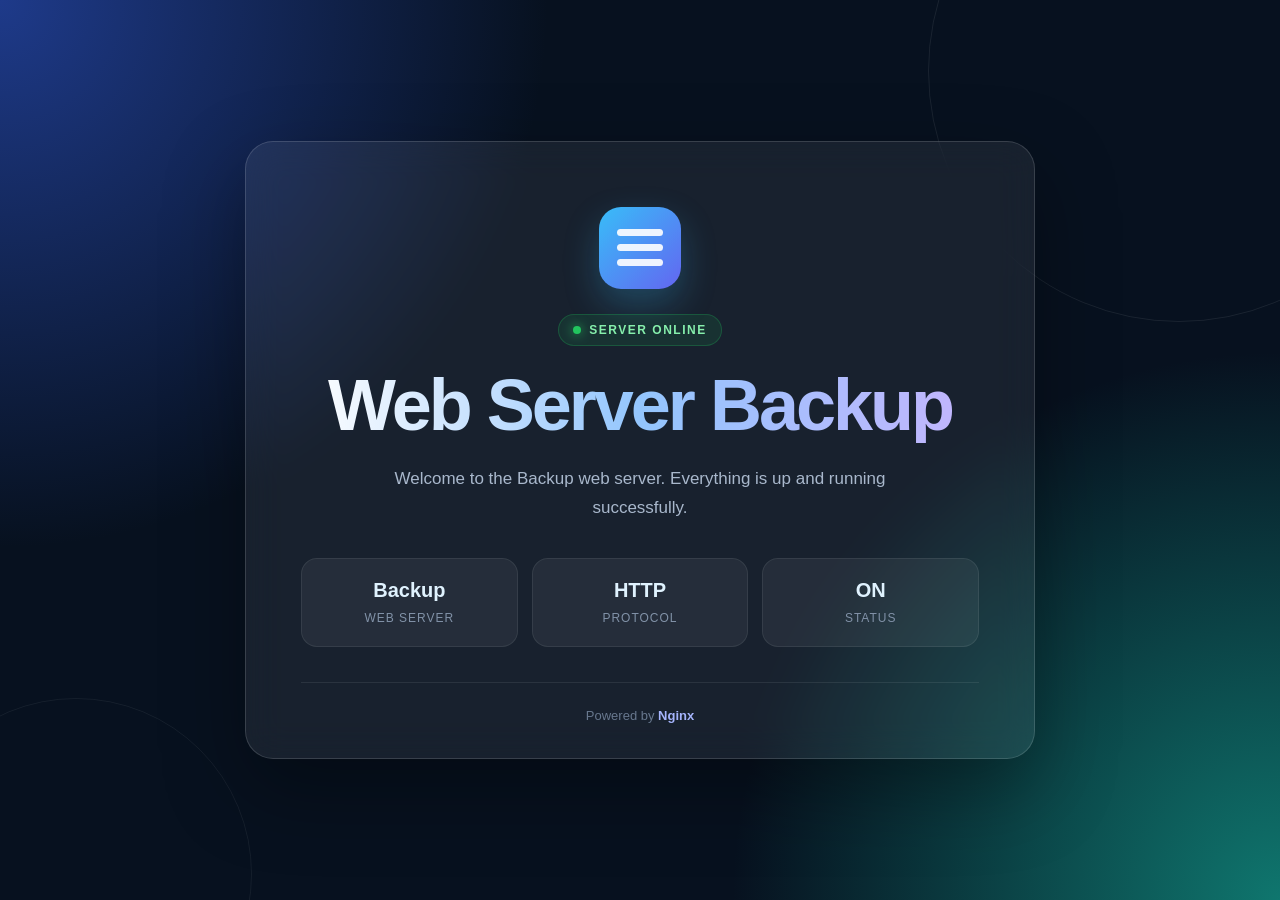
<file: Webpages/WebBeckup/index.html>
<!DOCTYPE html>
<html lang="en">
<head>
    <meta charset="UTF-8">
    <meta name="viewport" content="width=device-width, initial-scale=1.0">
    <title>Web Server One</title>
    <link rel="stylesheet" href="style.css">
</head>
<body>

    <main class="container">
        <section class="card">
            <div class="server-icon">
                <span></span>
                <span></span>
                <span></span>
            </div>

            <p class="status">
                <span class="dot"></span>
                SERVER ONLINE
            </p>

            <h1>Web Server Backup</h1>

            <p class="description">
                Welcome to the Backup web server.
                Everything is up and running successfully.
            </p>

            <div class="info">
                <div class="info-box">
                    <strong>Backup</strong>
                    <span>Web Server</span>
                </div>
                <div class="info-box">
                    <strong>HTTP</strong>
                    <span>Protocol</span>
                </div>
                <div class="info-box">
                    <strong>ON</strong>
                    <span>Status</span>
                </div>
            </div>

            <footer>
                Powered by <b>Nginx</b>
            </footer>
        </section>
    </main>

</body>
</html>
</file>
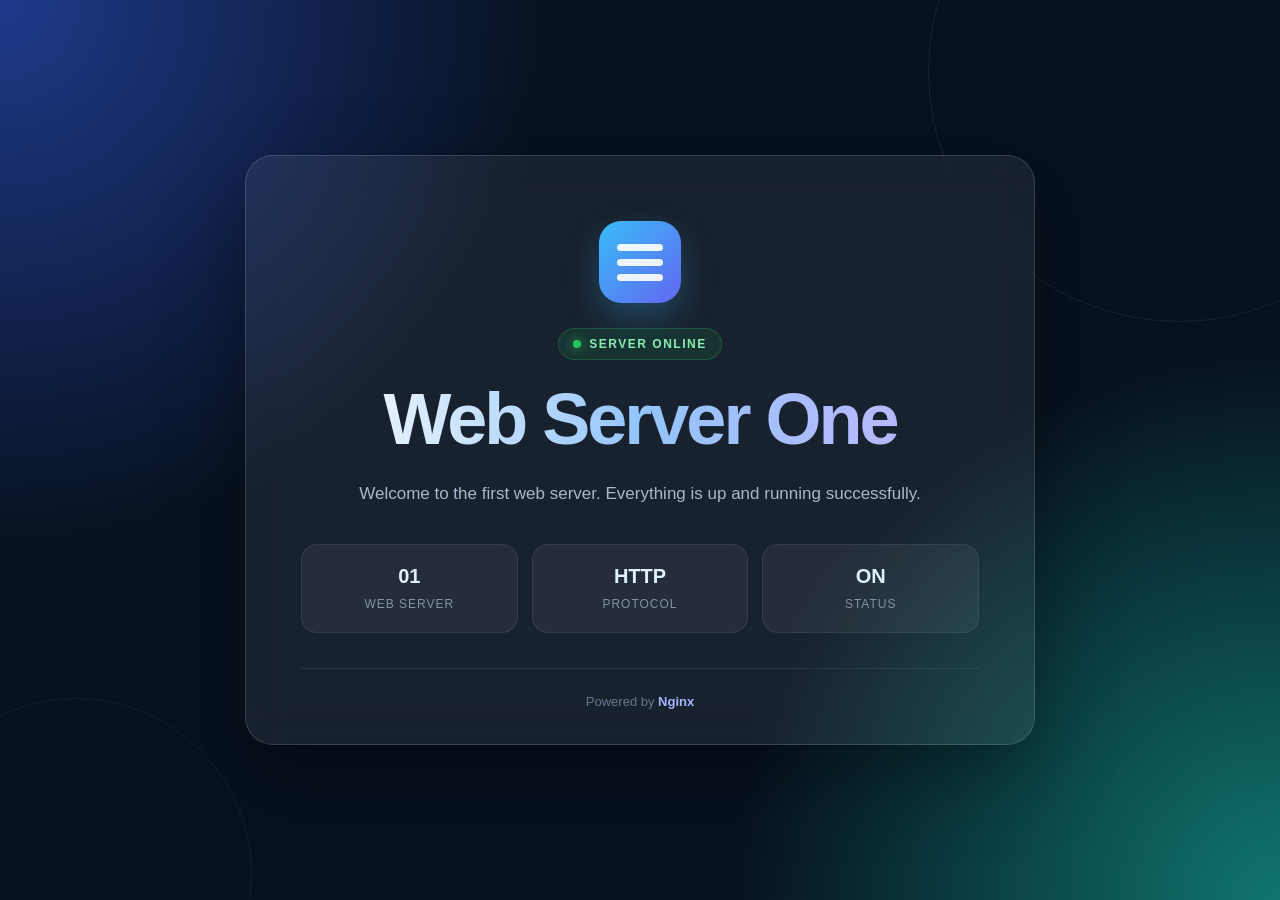
<file: Webpages/WebOne/index.html>
<!DOCTYPE html>
<html lang="en">
<head>
    <meta charset="UTF-8">
    <meta name="viewport" content="width=device-width, initial-scale=1.0">
    <title>Web Server One</title>
    <link rel="stylesheet" href="style.css">
</head>
<body>

    <main class="container">
        <section class="card">
            <div class="server-icon">
                <span></span>
                <span></span>
                <span></span>
            </div>

            <p class="status">
                <span class="dot"></span>
                SERVER ONLINE
            </p>

            <h1>Web Server One</h1>

            <p class="description">
                Welcome to the first web server.
                Everything is up and running successfully.
            </p>

            <div class="info">
                <div class="info-box">
                    <strong>01</strong>
                    <span>Web Server</span>
                </div>
                <div class="info-box">
                    <strong>HTTP</strong>
                    <span>Protocol</span>
                </div>
                <div class="info-box">
                    <strong>ON</strong>
                    <span>Status</span>
                </div>
            </div>

            <footer>
                Powered by <b>Nginx</b>
            </footer>
        </section>
    </main>

</body>
</html>
</file>
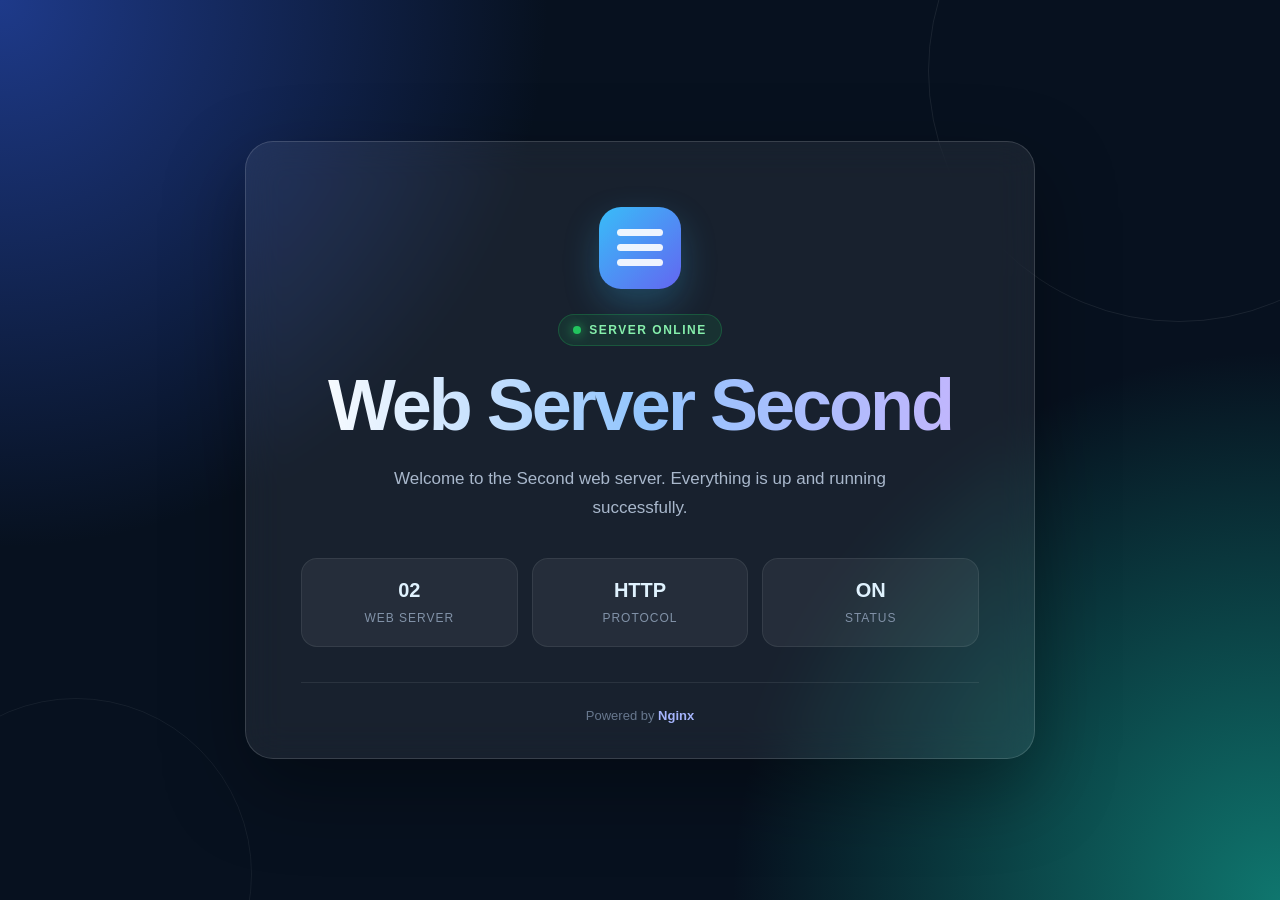
<file: Webpages/WebTwo/index.html>
<!DOCTYPE html>
<html lang="en">
<head>
    <meta charset="UTF-8">
    <meta name="viewport" content="width=device-width, initial-scale=1.0">
    <title>Web Server One</title>
    <link rel="stylesheet" href="style.css">
</head>
<body>

    <main class="container">
        <section class="card">
            <div class="server-icon">
                <span></span>
                <span></span>
                <span></span>
            </div>

            <p class="status">
                <span class="dot"></span>
                SERVER ONLINE
            </p>

            <h1>Web Server Second</h1>

            <p class="description">
                Welcome to the Second web server.
                Everything is up and running successfully.
            </p>

            <div class="info">
                <div class="info-box">
                    <strong>02</strong>
                    <span>Web Server</span>
                </div>
                <div class="info-box">
                    <strong>HTTP</strong>
                    <span>Protocol</span>
                </div>
                <div class="info-box">
                    <strong>ON</strong>
                    <span>Status</span>
                </div>
            </div>

            <footer>
                Powered by <b>Nginx</b>
            </footer>
        </section>
    </main>

</body>
</html>
</file>
<file: Webpages/WebBeckup/style.css>
* {
    margin: 0;
    padding: 0;
    box-sizing: border-box;
}

body {
    min-height: 100vh;
    font-family: Arial, Helvetica, sans-serif;

    /* Background */
    background:
        radial-gradient(circle at top left, #1e3a8a 0, transparent 35%),
        radial-gradient(circle at bottom right, #0f766e 0, transparent 35%),
        #07111f;

    color: #ffffff;

    display: flex;
    align-items: center;
    justify-content: center;

    overflow: hidden;
}


/* Decorative circles */

body::before {
    content: "";

    position: fixed;

    width: 500px;
    height: 500px;

    border: 1px solid rgba(255, 255, 255, 0.08);

    border-radius: 50%;

    top: -180px;
    right: -150px;
}


body::after {
    content: "";

    position: fixed;

    width: 350px;
    height: 350px;

    border: 1px solid rgba(255, 255, 255, 0.06);

    border-radius: 50%;

    bottom: -150px;
    left: -100px;
}


/* Main container */

.container {
    width: 100%;
    max-width: 850px;

    padding: 30px;

    position: relative;
    z-index: 1;
}


/* Main card */

.card {
    text-align: center;

    padding: 65px 55px 35px;

    border: 1px solid rgba(255, 255, 255, 0.14);

    border-radius: 28px;

    background: rgba(255, 255, 255, 0.07);

    backdrop-filter: blur(18px);
    -webkit-backdrop-filter: blur(18px);

    box-shadow:
        0 30px 80px rgba(0, 0, 0, 0.35);
}


/* Server icon */

.server-icon {
    width: 82px;
    height: 82px;

    margin: 0 auto 25px;

    border-radius: 22px;

    display: flex;
    flex-direction: column;
    justify-content: center;

    gap: 8px;

    padding: 0 18px;

    background: linear-gradient(
        135deg,
        #38bdf8,
        #6366f1
    );

    box-shadow:
        0 15px 35px rgba(56, 189, 248, 0.25);
}


.server-icon span {
    display: block;

    height: 7px;

    border-radius: 20px;

    background: rgba(255, 255, 255, 0.9);
}


/* Server online status */

.status {
    display: inline-flex;

    align-items: center;

    gap: 8px;

    padding: 8px 14px;

    border-radius: 50px;

    background: rgba(34, 197, 94, 0.10);

    border: 1px solid rgba(34, 197, 94, 0.25);

    color: #86efac;

    font-size: 12px;

    font-weight: 700;

    letter-spacing: 1.5px;
}


/* Green status dot */

.dot {
    width: 8px;
    height: 8px;

    border-radius: 50%;

    background: #22c55e;

    box-shadow:
        0 0 12px #22c55e;
}


/* Main heading */

h1 {
    margin-top: 22px;

    font-size: clamp(42px, 7vw, 72px);

    line-height: 1.05;

    letter-spacing: -3px;

    background: linear-gradient(
        90deg,
        #ffffff,
        #93c5fd,
        #c4b5fd
    );

    -webkit-background-clip: text;
    background-clip: text;

    color: transparent;
}


/* Description */

.description {
    max-width: 570px;

    margin: 22px auto 35px;

    color: #a9b8cc;

    font-size: 17px;

    line-height: 1.7;
}


/* Information boxes */

.info {
    display: grid;

    grid-template-columns: repeat(3, 1fr);

    gap: 14px;

    margin: 0 auto 35px;
}


.info-box {
    padding: 20px 10px;

    border-radius: 16px;

    background: rgba(255, 255, 255, 0.055);

    border: 1px solid rgba(255, 255, 255, 0.08);

    transition: all 0.3s ease;
}


/* Hover effect */

.info-box:hover {
    transform: translateY(-5px);

    background: rgba(255, 255, 255, 0.09);

    border-color: rgba(147, 197, 253, 0.3);
}


.info-box strong {
    display: block;

    font-size: 20px;

    margin-bottom: 6px;

    color: #e0f2fe;
}


.info-box span {
    font-size: 12px;

    color: #8292a8;

    text-transform: uppercase;

    letter-spacing: 1px;
}


/* Footer */

footer {
    padding-top: 25px;

    border-top: 1px solid rgba(255, 255, 255, 0.08);

    color: #68788e;

    font-size: 13px;
}


footer b {
    color: #a5b4fc;
}


/* Responsive design */

@media (max-width: 600px) {

    .container {
        padding: 18px;
    }

    .card {
        padding: 45px 22px 28px;

        border-radius: 22px;
    }

    h1 {
        letter-spacing: -2px;
    }

    .description {
        font-size: 15px;
    }

    .info {
        grid-template-columns: 1fr;
    }
}
</file>
<file: Webpages/WebOne/style.css>
* {
    margin: 0;
    padding: 0;
    box-sizing: border-box;
}

body {
    min-height: 100vh;
    font-family: Arial, Helvetica, sans-serif;

    /* Background */
    background:
        radial-gradient(circle at top left, #1e3a8a 0, transparent 35%),
        radial-gradient(circle at bottom right, #0f766e 0, transparent 35%),
        #07111f;

    color: #ffffff;

    display: flex;
    align-items: center;
    justify-content: center;

    overflow: hidden;
}


/* Decorative circles */

body::before {
    content: "";

    position: fixed;

    width: 500px;
    height: 500px;

    border: 1px solid rgba(255, 255, 255, 0.08);

    border-radius: 50%;

    top: -180px;
    right: -150px;
}


body::after {
    content: "";

    position: fixed;

    width: 350px;
    height: 350px;

    border: 1px solid rgba(255, 255, 255, 0.06);

    border-radius: 50%;

    bottom: -150px;
    left: -100px;
}


/* Main container */

.container {
    width: 100%;
    max-width: 850px;

    padding: 30px;

    position: relative;
    z-index: 1;
}


/* Main card */

.card {
    text-align: center;

    padding: 65px 55px 35px;

    border: 1px solid rgba(255, 255, 255, 0.14);

    border-radius: 28px;

    background: rgba(255, 255, 255, 0.07);

    backdrop-filter: blur(18px);
    -webkit-backdrop-filter: blur(18px);

    box-shadow:
        0 30px 80px rgba(0, 0, 0, 0.35);
}


/* Server icon */

.server-icon {
    width: 82px;
    height: 82px;

    margin: 0 auto 25px;

    border-radius: 22px;

    display: flex;
    flex-direction: column;
    justify-content: center;

    gap: 8px;

    padding: 0 18px;

    background: linear-gradient(
        135deg,
        #38bdf8,
        #6366f1
    );

    box-shadow:
        0 15px 35px rgba(56, 189, 248, 0.25);
}


.server-icon span {
    display: block;

    height: 7px;

    border-radius: 20px;

    background: rgba(255, 255, 255, 0.9);
}


/* Server online status */

.status {
    display: inline-flex;

    align-items: center;

    gap: 8px;

    padding: 8px 14px;

    border-radius: 50px;

    background: rgba(34, 197, 94, 0.10);

    border: 1px solid rgba(34, 197, 94, 0.25);

    color: #86efac;

    font-size: 12px;

    font-weight: 700;

    letter-spacing: 1.5px;
}


/* Green status dot */

.dot {
    width: 8px;
    height: 8px;

    border-radius: 50%;

    background: #22c55e;

    box-shadow:
        0 0 12px #22c55e;
}


/* Main heading */

h1 {
    margin-top: 22px;

    font-size: clamp(42px, 7vw, 72px);

    line-height: 1.05;

    letter-spacing: -3px;

    background: linear-gradient(
        90deg,
        #ffffff,
        #93c5fd,
        #c4b5fd
    );

    -webkit-background-clip: text;
    background-clip: text;

    color: transparent;
}


/* Description */

.description {
    max-width: 570px;

    margin: 22px auto 35px;

    color: #a9b8cc;

    font-size: 17px;

    line-height: 1.7;
}


/* Information boxes */

.info {
    display: grid;

    grid-template-columns: repeat(3, 1fr);

    gap: 14px;

    margin: 0 auto 35px;
}


.info-box {
    padding: 20px 10px;

    border-radius: 16px;

    background: rgba(255, 255, 255, 0.055);

    border: 1px solid rgba(255, 255, 255, 0.08);

    transition: all 0.3s ease;
}


/* Hover effect */

.info-box:hover {
    transform: translateY(-5px);

    background: rgba(255, 255, 255, 0.09);

    border-color: rgba(147, 197, 253, 0.3);
}


.info-box strong {
    display: block;

    font-size: 20px;

    margin-bottom: 6px;

    color: #e0f2fe;
}


.info-box span {
    font-size: 12px;

    color: #8292a8;

    text-transform: uppercase;

    letter-spacing: 1px;
}


/* Footer */

footer {
    padding-top: 25px;

    border-top: 1px solid rgba(255, 255, 255, 0.08);

    color: #68788e;

    font-size: 13px;
}


footer b {
    color: #a5b4fc;
}


/* Responsive design */

@media (max-width: 600px) {

    .container {
        padding: 18px;
    }

    .card {
        padding: 45px 22px 28px;

        border-radius: 22px;
    }

    h1 {
        letter-spacing: -2px;
    }

    .description {
        font-size: 15px;
    }

    .info {
        grid-template-columns: 1fr;
    }
}
</file>
<file: Webpages/WebTwo/style.css>
* {
    margin: 0;
    padding: 0;
    box-sizing: border-box;
}

body {
    min-height: 100vh;
    font-family: Arial, Helvetica, sans-serif;

    /* Background */
    background:
        radial-gradient(circle at top left, #1e3a8a 0, transparent 35%),
        radial-gradient(circle at bottom right, #0f766e 0, transparent 35%),
        #07111f;

    color: #ffffff;

    display: flex;
    align-items: center;
    justify-content: center;

    overflow: hidden;
}


/* Decorative circles */

body::before {
    content: "";

    position: fixed;

    width: 500px;
    height: 500px;

    border: 1px solid rgba(255, 255, 255, 0.08);

    border-radius: 50%;

    top: -180px;
    right: -150px;
}


body::after {
    content: "";

    position: fixed;

    width: 350px;
    height: 350px;

    border: 1px solid rgba(255, 255, 255, 0.06);

    border-radius: 50%;

    bottom: -150px;
    left: -100px;
}


/* Main container */

.container {
    width: 100%;
    max-width: 850px;

    padding: 30px;

    position: relative;
    z-index: 1;
}


/* Main card */

.card {
    text-align: center;

    padding: 65px 55px 35px;

    border: 1px solid rgba(255, 255, 255, 0.14);

    border-radius: 28px;

    background: rgba(255, 255, 255, 0.07);

    backdrop-filter: blur(18px);
    -webkit-backdrop-filter: blur(18px);

    box-shadow:
        0 30px 80px rgba(0, 0, 0, 0.35);
}


/* Server icon */

.server-icon {
    width: 82px;
    height: 82px;

    margin: 0 auto 25px;

    border-radius: 22px;

    display: flex;
    flex-direction: column;
    justify-content: center;

    gap: 8px;

    padding: 0 18px;

    background: linear-gradient(
        135deg,
        #38bdf8,
        #6366f1
    );

    box-shadow:
        0 15px 35px rgba(56, 189, 248, 0.25);
}


.server-icon span {
    display: block;

    height: 7px;

    border-radius: 20px;

    background: rgba(255, 255, 255, 0.9);
}


/* Server online status */

.status {
    display: inline-flex;

    align-items: center;

    gap: 8px;

    padding: 8px 14px;

    border-radius: 50px;

    background: rgba(34, 197, 94, 0.10);

    border: 1px solid rgba(34, 197, 94, 0.25);

    color: #86efac;

    font-size: 12px;

    font-weight: 700;

    letter-spacing: 1.5px;
}


/* Green status dot */

.dot {
    width: 8px;
    height: 8px;

    border-radius: 50%;

    background: #22c55e;

    box-shadow:
        0 0 12px #22c55e;
}


/* Main heading */

h1 {
    margin-top: 22px;

    font-size: clamp(42px, 7vw, 72px);

    line-height: 1.05;

    letter-spacing: -3px;

    background: linear-gradient(
        90deg,
        #ffffff,
        #93c5fd,
        #c4b5fd
    );

    -webkit-background-clip: text;
    background-clip: text;

    color: transparent;
}


/* Description */

.description {
    max-width: 570px;

    margin: 22px auto 35px;

    color: #a9b8cc;

    font-size: 17px;

    line-height: 1.7;
}


/* Information boxes */

.info {
    display: grid;

    grid-template-columns: repeat(3, 1fr);

    gap: 14px;

    margin: 0 auto 35px;
}


.info-box {
    padding: 20px 10px;

    border-radius: 16px;

    background: rgba(255, 255, 255, 0.055);

    border: 1px solid rgba(255, 255, 255, 0.08);

    transition: all 0.3s ease;
}


/* Hover effect */

.info-box:hover {
    transform: translateY(-5px);

    background: rgba(255, 255, 255, 0.09);

    border-color: rgba(147, 197, 253, 0.3);
}


.info-box strong {
    display: block;

    font-size: 20px;

    margin-bottom: 6px;

    color: #e0f2fe;
}


.info-box span {
    font-size: 12px;

    color: #8292a8;

    text-transform: uppercase;

    letter-spacing: 1px;
}


/* Footer */

footer {
    padding-top: 25px;

    border-top: 1px solid rgba(255, 255, 255, 0.08);

    color: #68788e;

    font-size: 13px;
}


footer b {
    color: #a5b4fc;
}


/* Responsive design */

@media (max-width: 600px) {

    .container {
        padding: 18px;
    }

    .card {
        padding: 45px 22px 28px;

        border-radius: 22px;
    }

    h1 {
        letter-spacing: -2px;
    }

    .description {
        font-size: 15px;
    }

    .info {
        grid-template-columns: 1fr;
    }
}
</file>
